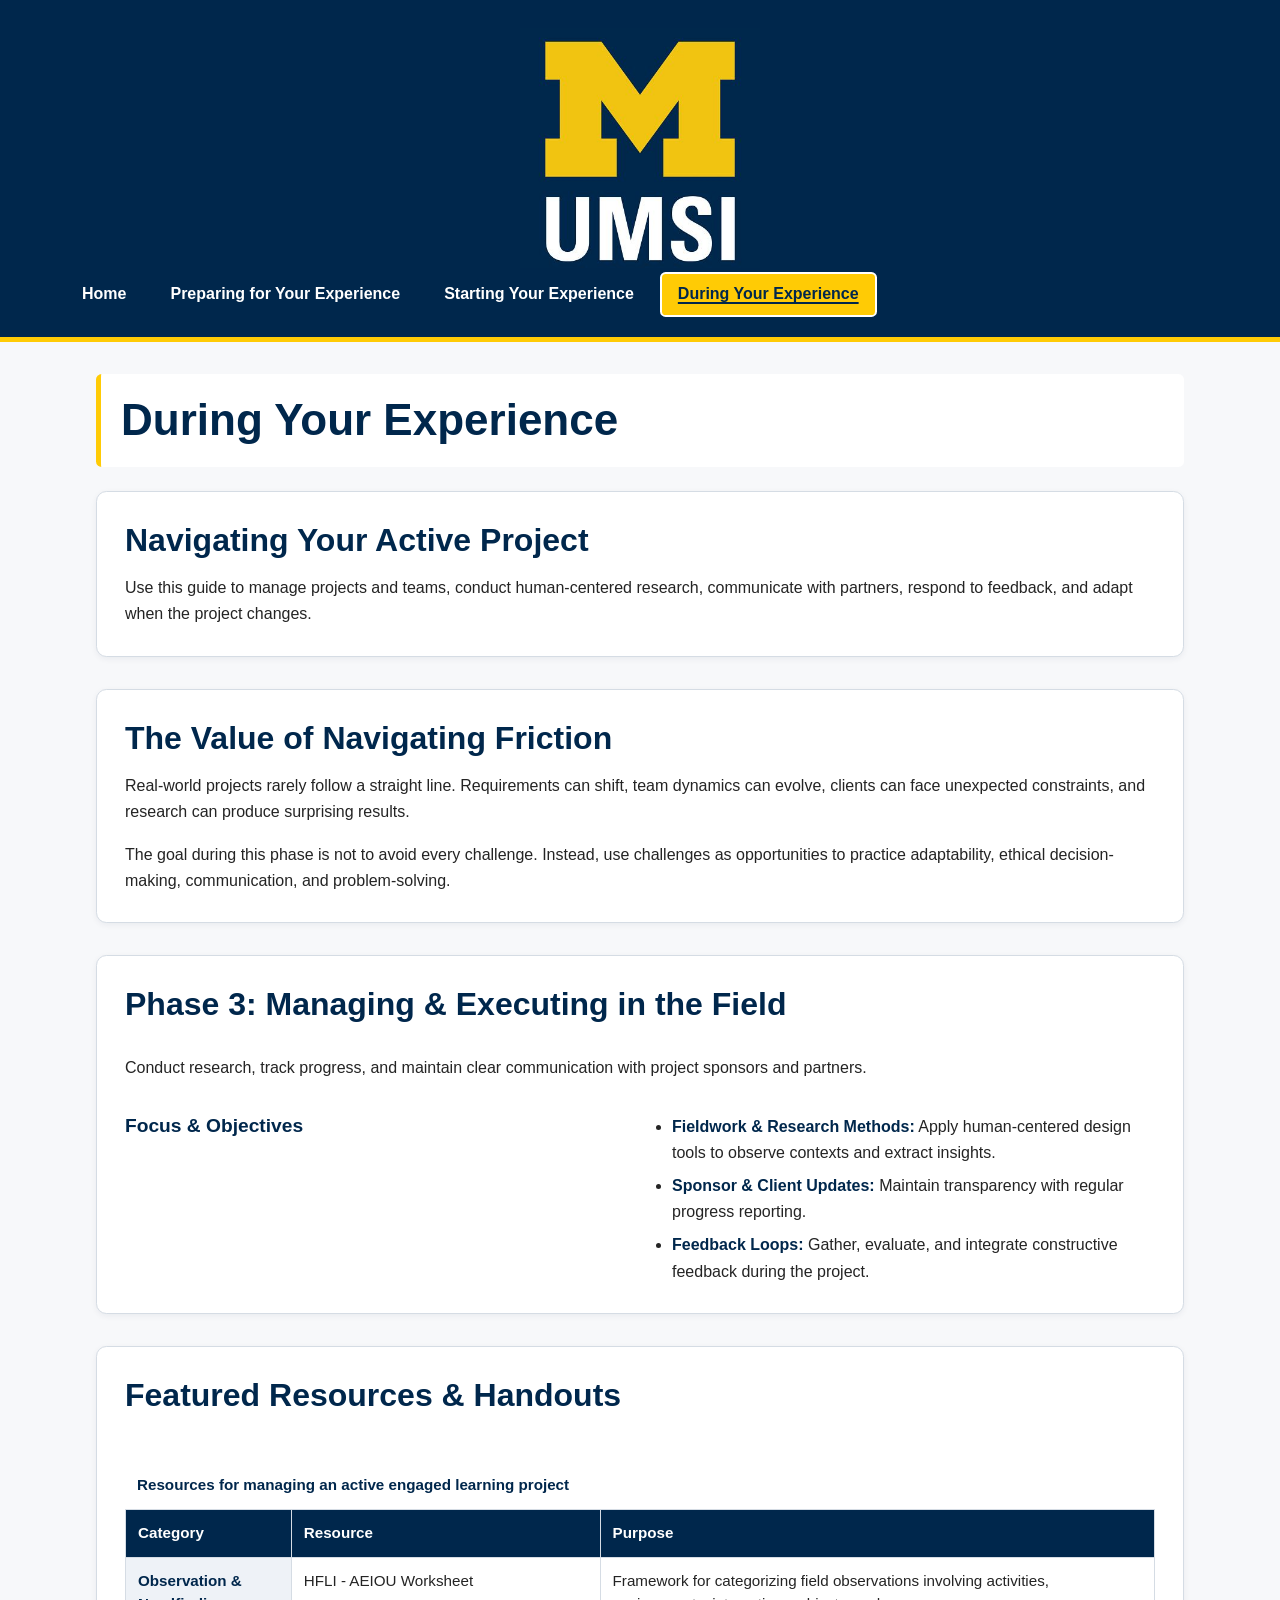
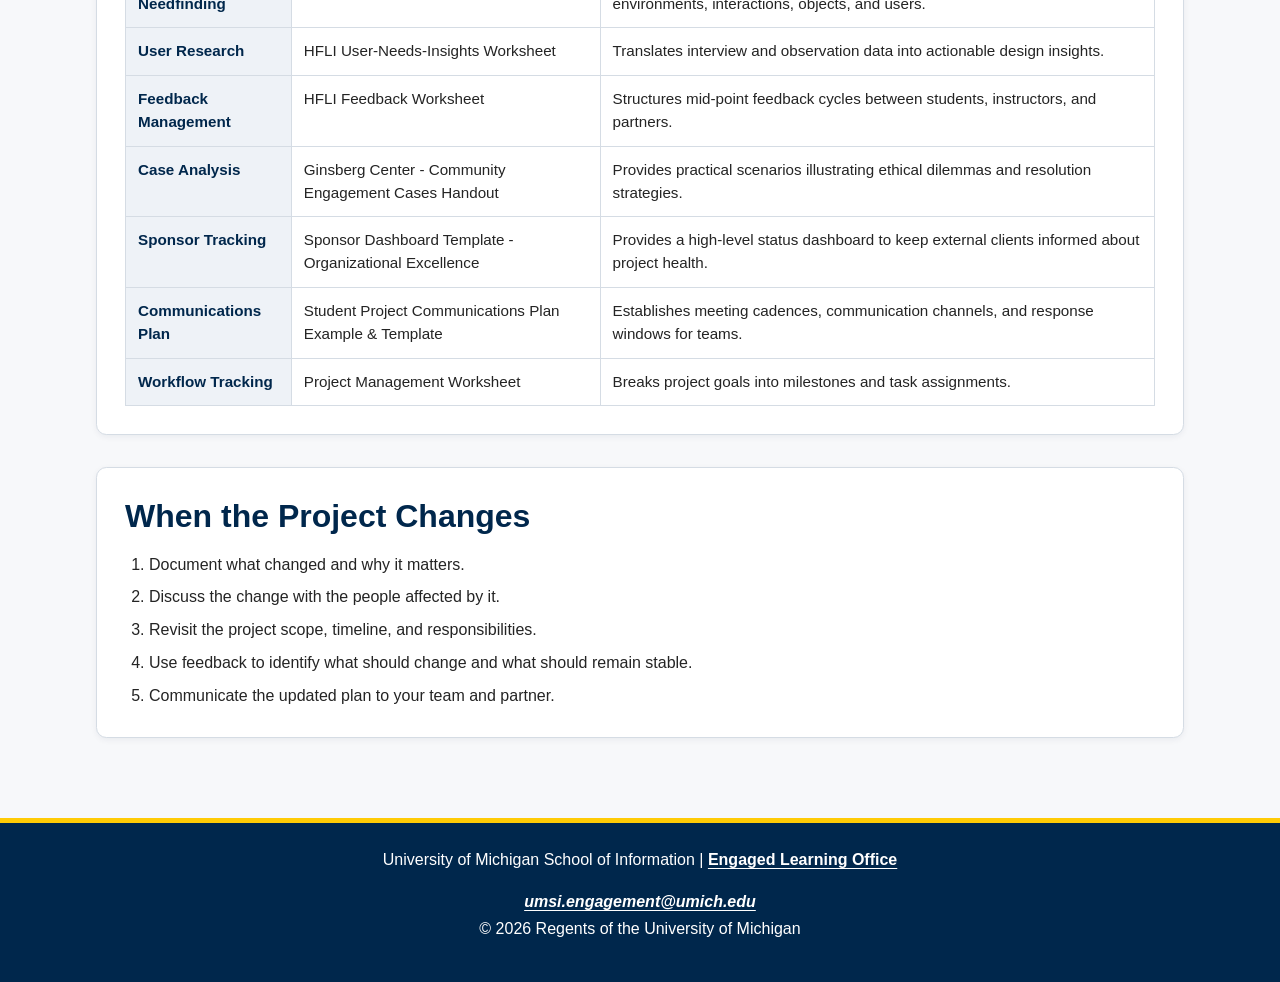
<file: during.html>
<!DOCTYPE html>
<html lang="en">
<head>
    <meta charset="UTF-8">
    <meta name="viewport" content="width=device-width, initial-scale=1.0">
    <title>During Your Experience | UMSI</title>
    <link rel="stylesheet" href="html5reset.css">
    <link rel="stylesheet" href="style.css">
</head>
<body>
    <header>
        <a href="#main">Skip to Main Content</a>
        <img src="images/UMSI_signature_vertical_informal_solidblue.jpg" alt="University of Michigan School of Information logo">

        <nav aria-label="Main navigation">
            <ul>
                <li><a href="index.html">Home</a></li>
                <li><a href="prep.html">Preparing for Your Experience</a></li>
                <li><a href="starting.html">Starting Your Experience</a></li>
                <li><a href="during.html" aria-current="page">During Your Experience</a></li>
            </ul>
        </nav>

    </header>

    <main id="main">
        <h1>During Your Experience</h1>
        <section>
            <h2>Navigating Your Active Project</h2>
            <p>Use this guide to manage projects and teams, conduct human-centered research, communicate with partners, respond to feedback, and adapt when the project changes.</p>
        </section>

        <section>
            <h2>The Value of Navigating Friction</h2>
            <p>Real-world projects rarely follow a straight line. Requirements can shift, team dynamics can evolve, clients can face unexpected constraints, and research can produce surprising results.</p>
            <p>The goal during this phase is not to avoid every challenge. Instead, use challenges as opportunities to practice adaptability, ethical decision-making, communication, and problem-solving.</p>
        </section>

        <section>
            <h2>Phase 3: Managing &amp; Executing in the Field</h2>
            <p>Conduct research, track progress, and maintain clear communication with project sponsors and partners.</p>

            <h3>Focus &amp; Objectives</h3>
            <ul>
                <li><strong>Fieldwork &amp; Research Methods:</strong> Apply human-centered design tools to observe contexts and extract insights.</li>
                <li><strong>Sponsor &amp; Client Updates:</strong> Maintain transparency with regular progress reporting.</li>
                <li><strong>Feedback Loops:</strong> Gather, evaluate, and integrate constructive feedback during the project.</li>
            </ul>
        </section>

        <section>
            <h2>Featured Resources &amp; Handouts</h2>
            <table>
                <caption>Resources for managing an active engaged learning project</caption>
                <thead>
                    <tr>
                        <th scope="col">Category</th>
                        <th scope="col">Resource</th>
                        <th scope="col">Purpose</th>
                    </tr>
                </thead>
                <tbody>
                    <tr>
                        <th scope="row">Observation &amp; Needfinding</th>
                        <td>HFLI - AEIOU Worksheet</td>
                        <td>Framework for categorizing field observations involving activities, environments, interactions, objects, and users.</td>
                    </tr>
                    <tr>
                        <th scope="row">User Research</th>
                        <td>HFLI User-Needs-Insights Worksheet</td>
                        <td>Translates interview and observation data into actionable design insights.</td>
                    </tr>
                    <tr>
                        <th scope="row">Feedback Management</th>
                        <td>HFLI Feedback Worksheet</td>
                        <td>Structures mid-point feedback cycles between students, instructors, and partners.</td>
                    </tr>
                    <tr>
                        <th scope="row">Case Analysis</th>
                        <td>Ginsberg Center - Community Engagement Cases Handout</td>
                        <td>Provides practical scenarios illustrating ethical dilemmas and resolution strategies.</td>
                    </tr>
                    <tr>
                        <th scope="row">Sponsor Tracking</th>
                        <td>Sponsor Dashboard Template - Organizational Excellence</td>
                        <td>Provides a high-level status dashboard to keep external clients informed about project health.</td>
                    </tr>
                    <tr>
                        <th scope="row">Communications Plan</th>
                        <td>Student Project Communications Plan Example &amp; Template</td>
                        <td>Establishes meeting cadences, communication channels, and response windows for teams.</td>
                    </tr>
                    <tr>
                        <th scope="row">Workflow Tracking</th>
                        <td>Project Management Worksheet</td>
                        <td>Breaks project goals into milestones and task assignments.</td>
                    </tr>
                </tbody>
            </table>
        </section>

        <section>
            <h2>When the Project Changes</h2>
            <ol>
                <li>Document what changed and why it matters.</li>
                <li>Discuss the change with the people affected by it.</li>
                <li>Revisit the project scope, timeline, and responsibilities.</li>
                <li>Use feedback to identify what should change and what should remain stable.</li>
                <li>Communicate the updated plan to your team and partner.</li>
            </ol>
        </section>

        <!-- Content based on the ELO Content Document. Additional wording was developed to organize the source material into a student-facing guide. -->
    </main>

    <footer>
        <p>University of Michigan School of Information | <a href="https://www.si.umich.edu/programs/engaged-learning/about-engaged-learning-office">Engaged Learning Office</a></p>
        <address><a href="mailto:umsi.engagement@umich.edu">umsi.engagement@umich.edu</a></address>
        <p>&copy; 2026 Regents of the University of Michigan</p>
    </footer>
</body>
</html>
</file>
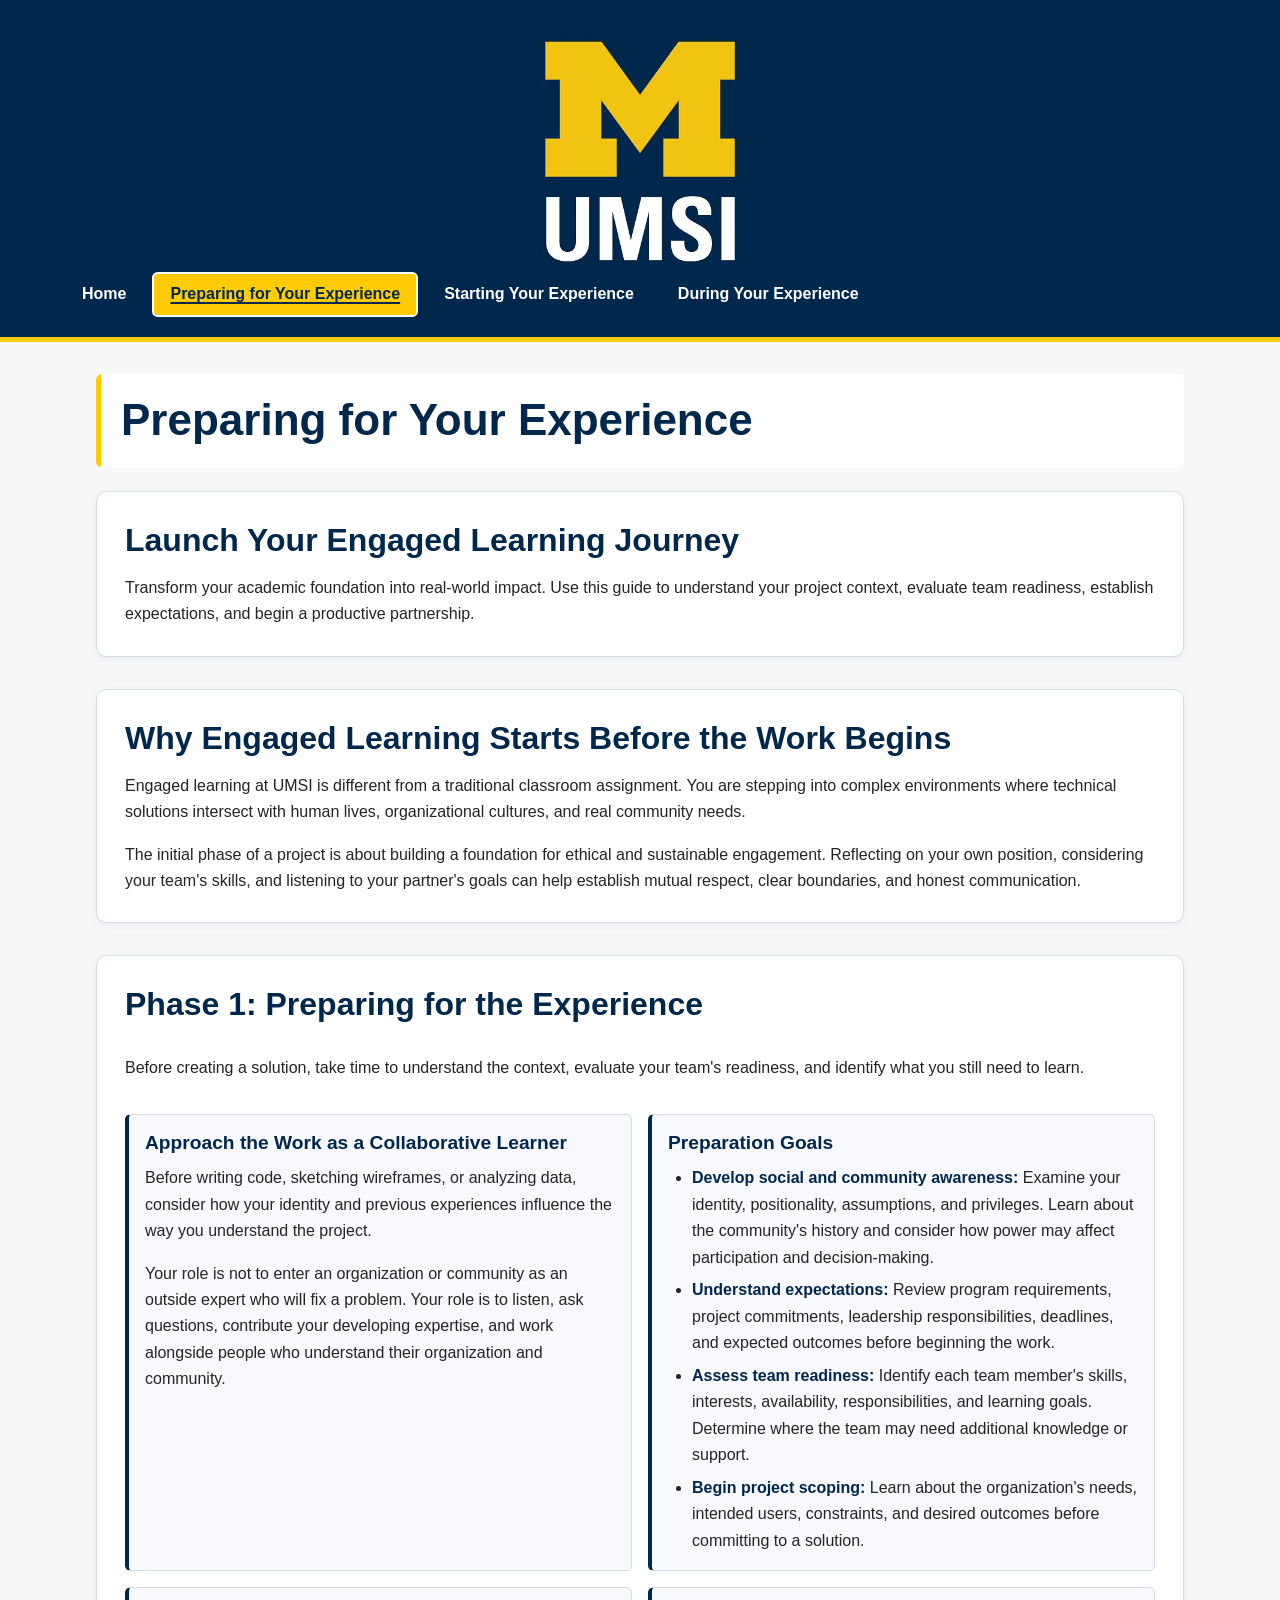
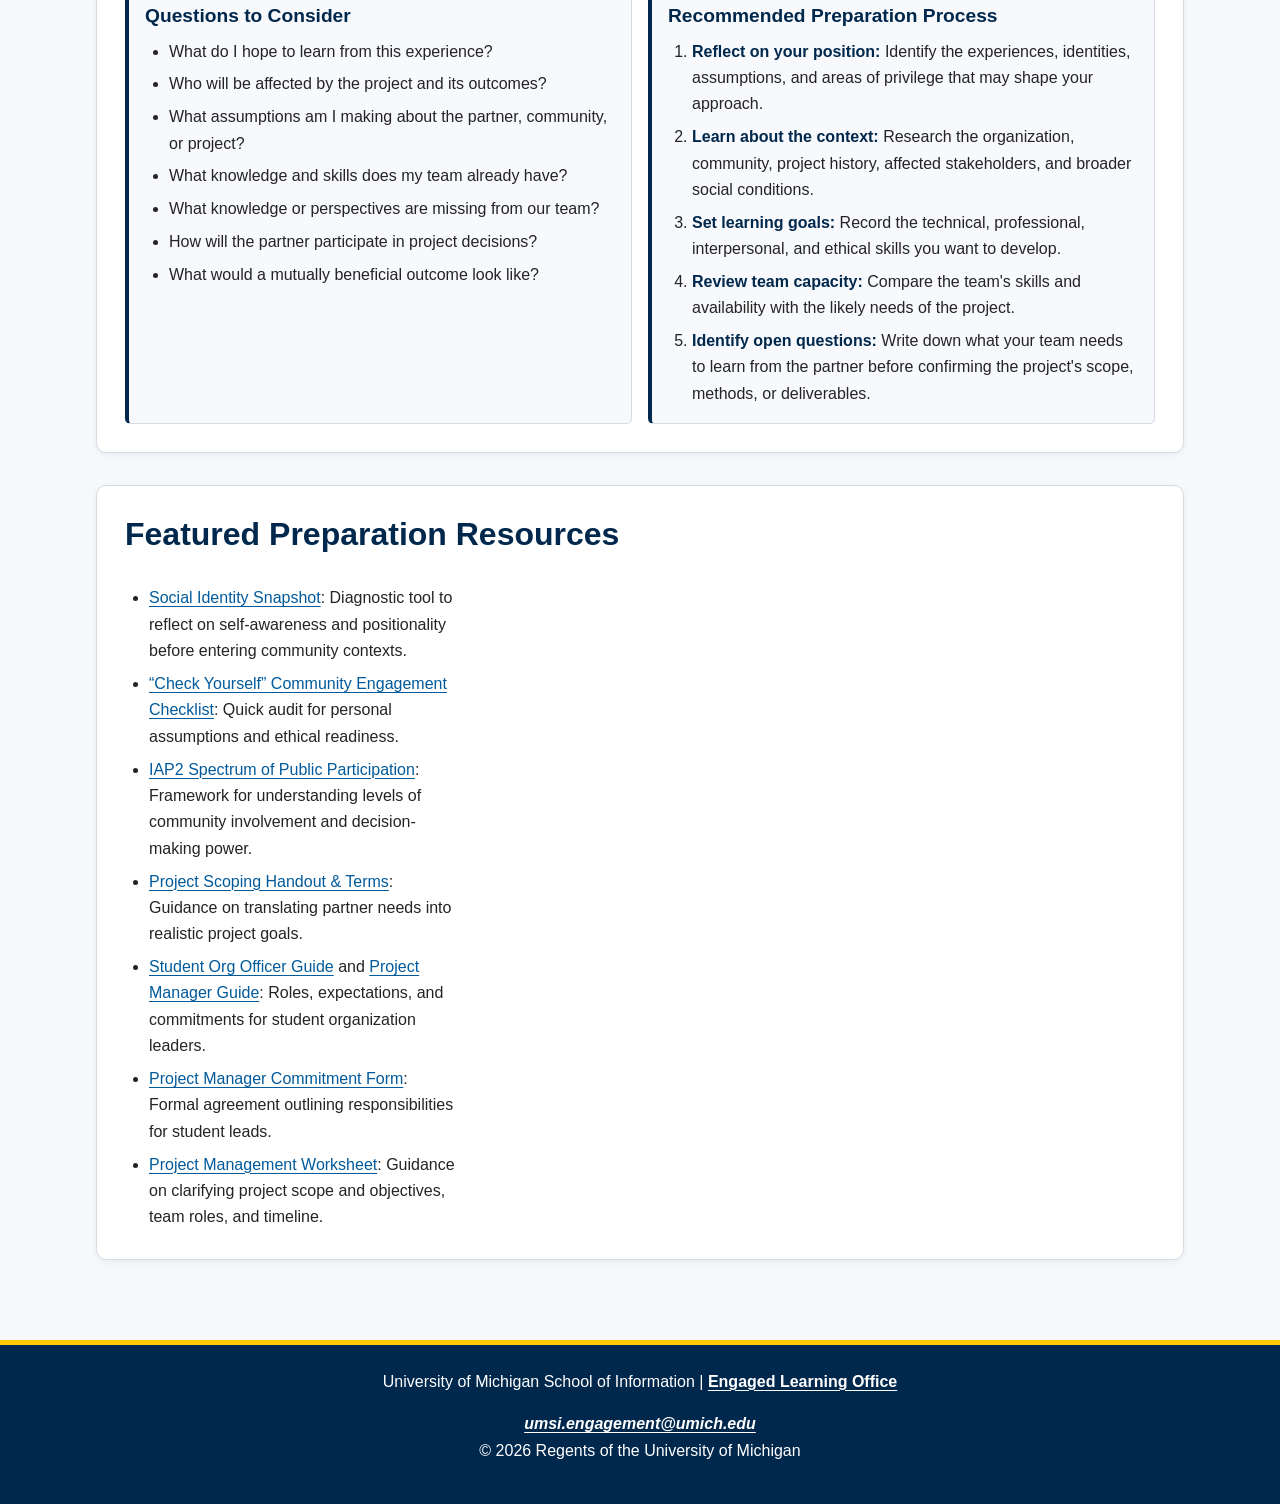
<file: prep.html>
<!DOCTYPE html>
<html lang="en">
<head>
    <meta charset="UTF-8">
    <meta name="viewport" content="width=device-width, initial-scale=1.0">
    <title>Preparing for Your Experience | UMSI</title>
    <link rel="stylesheet" href="html5reset.css">
    <link rel="stylesheet" href="style.css">
</head>
<body>
    <header>
        <a href="#main">Skip to Main Content</a>
        <img src="images/UMSI_signature_vertical_informal_solidblue.jpg" alt="University of Michigan School of Information logo">

        <nav aria-label="Main navigation">
            <ul>
                <li><a href="index.html">Home</a></li>
                <li><a href="prep.html" aria-current="page">Preparing for Your Experience</a></li>
                <li><a href="starting.html">Starting Your Experience</a></li>
                <li><a href="during.html">During Your Experience</a></li>
            </ul>
        </nav>

    </header>

    <main id="main">
         <h1>Preparing for Your Experience</h1>
        <section>
            <h2>Launch Your Engaged Learning Journey</h2>
            <p>Transform your academic foundation into real-world impact. Use this guide to understand your project context, evaluate team readiness, establish expectations, and begin a productive partnership.</p>
        </section>

        <section>
            <h2>Why Engaged Learning Starts Before the Work Begins</h2>
            <p>Engaged learning at UMSI is different from a traditional classroom assignment. You are stepping into complex environments where technical solutions intersect with human lives, organizational cultures, and real community needs.</p>
            <p>The initial phase of a project is about building a foundation for ethical and sustainable engagement. Reflecting on your own position, considering your team's skills, and listening to your partner's goals can help establish mutual respect, clear boundaries, and honest communication.</p>
        </section>

        <section>
            <h2>Phase 1: Preparing for the Experience</h2>
            <p>Before creating a solution, take time to understand the context, evaluate your team's readiness, and identify what you still need to learn.</p>

            <article>
                <h3>Approach the Work as a Collaborative Learner</h3>
                <p>Before writing code, sketching wireframes, or analyzing data, consider how your identity and previous experiences influence the way you understand the project.</p>
                <p>Your role is not to enter an organization or community as an outside expert who will fix a problem. Your role is to listen, ask questions, contribute your developing expertise, and work alongside people who understand their organization and community.</p>
            </article>

            <article>
                <h3>Preparation Goals</h3>
                <ul>
                    <li><strong>Develop social and community awareness:</strong> Examine your identity, positionality, assumptions, and privileges. Learn about the community's history and consider how power may affect participation and decision-making.</li>
                    <li><strong>Understand expectations:</strong> Review program requirements, project commitments, leadership responsibilities, deadlines, and expected outcomes before beginning the work.</li>
                    <li><strong>Assess team readiness:</strong> Identify each team member's skills, interests, availability, responsibilities, and learning goals. Determine where the team may need additional knowledge or support.</li>
                    <li><strong>Begin project scoping:</strong> Learn about the organization's needs, intended users, constraints, and desired outcomes before committing to a solution.</li>
                </ul>
            </article>

            <article>
                <h3>Questions to Consider</h3>
                <ul>
                    <li>What do I hope to learn from this experience?</li>
                    <li>Who will be affected by the project and its outcomes?</li>
                    <li>What assumptions am I making about the partner, community, or project?</li>
                    <li>What knowledge and skills does my team already have?</li>
                    <li>What knowledge or perspectives are missing from our team?</li>
                    <li>How will the partner participate in project decisions?</li>
                    <li>What would a mutually beneficial outcome look like?</li>
                </ul>
            </article>

            <article>
                <h3>Recommended Preparation Process</h3>
                <ol>
                    <li><strong>Reflect on your position:</strong> Identify the experiences, identities, assumptions, and areas of privilege that may shape your approach.</li>
                    <li><strong>Learn about the context:</strong> Research the organization, community, project history, affected stakeholders, and broader social conditions.</li>
                    <li><strong>Set learning goals:</strong> Record the technical, professional, interpersonal, and ethical skills you want to develop.</li>
                    <li><strong>Review team capacity:</strong> Compare the team's skills and availability with the likely needs of the project.</li>
                    <li><strong>Identify open questions:</strong> Write down what your team needs to learn from the partner before confirming the project's scope, methods, or deliverables.</li>
                </ol>
            </article>
        </section>

        <section>
            <h2>Featured Preparation Resources</h2>
            <ul>
                <li><a href="https://sites.lsa.umich.edu/equitable-teaching/social-identity-snapshot">Social Identity Snapshot</a>: Diagnostic tool to reflect on self-awareness and positionality before entering community contexts.</li>
                <li><a href="https://docs.google.com/document/d/1Qt9YeStVwDHjwJhOLAz42JSNQR2lFMurdUtxtdrGkuc/edit?tab=t.0#heading=h.ch0bvccjkrzn">“Check Yourself” Community Engagement Checklist</a>: Quick audit for personal assumptions and ethical readiness.</li>
                <li><a href="https://drive.google.com/file/d/1zc1RNlrDxV51-muOERdDTnINQcquJpOA/view?usp=sharing">IAP2 Spectrum of Public Participation</a>: Framework for understanding levels of community involvement and decision-making power.</li>
                <li><a href="https://docs.google.com/document/d/1TrEDolwmOIlXgYgAP9VvlOGoYOwFfe6KxzZOgZSVYVw/edit?usp=drive_link">Project Scoping Handout &amp; Terms</a>: Guidance on translating partner needs into realistic project goals.</li>
                <li><a href="https://docs.google.com/document/d/1AexsV_JeSd0kRUBbcifZpfBu6y6Zi8Y0iJScp1I3gkM/edit?usp=drive_link">Student Org Officer Guide</a> and <a href="https://docs.google.com/document/u/0/d/1uwOOS0TrXWzcSShj8DUFpckWo0t1UNu_Q7WVbZnLhX0/edit">Project Manager Guide</a>: Roles, expectations, and commitments for student organization leaders.</li>
                <li><a href="https://docs.google.com/document/d/1U4lCNGyWKJ3C2i_VgFqAR45Z4zF1FehuthuqT-M2wdI/edit?usp=drive_link">Project Manager Commitment Form</a>: Formal agreement outlining responsibilities for student leads.</li>
                <li><a href="https://docs.google.com/document/d/1twc-7TYWmb_PNrOBiDI1NuJqJAuhluTICr22GRd_NLc/edit?usp=drive_link">Project Management Worksheet</a>: Guidance on clarifying project scope and objectives, team roles, and timeline.</li>
            </ul>
        </section>

        <!-- Content taken and modified from the ELO Content Document and UMGPT. -->
        <!-- UMGPT. (2026). UMGPT (GPT-5.6 Sol September 7th version) [Large language model]. -->
    </main>

    <footer>
        <p>University of Michigan School of Information | <a href="https://www.si.umich.edu/programs/engaged-learning/about-engaged-learning-office">Engaged Learning Office</a></p>
        <address><a href="mailto:umsi.engagement@umich.edu">umsi.engagement@umich.edu</a></address>
        <p>&copy; 2026 Regents of the University of Michigan</p>
    </footer>
</body>
</html>
</file>
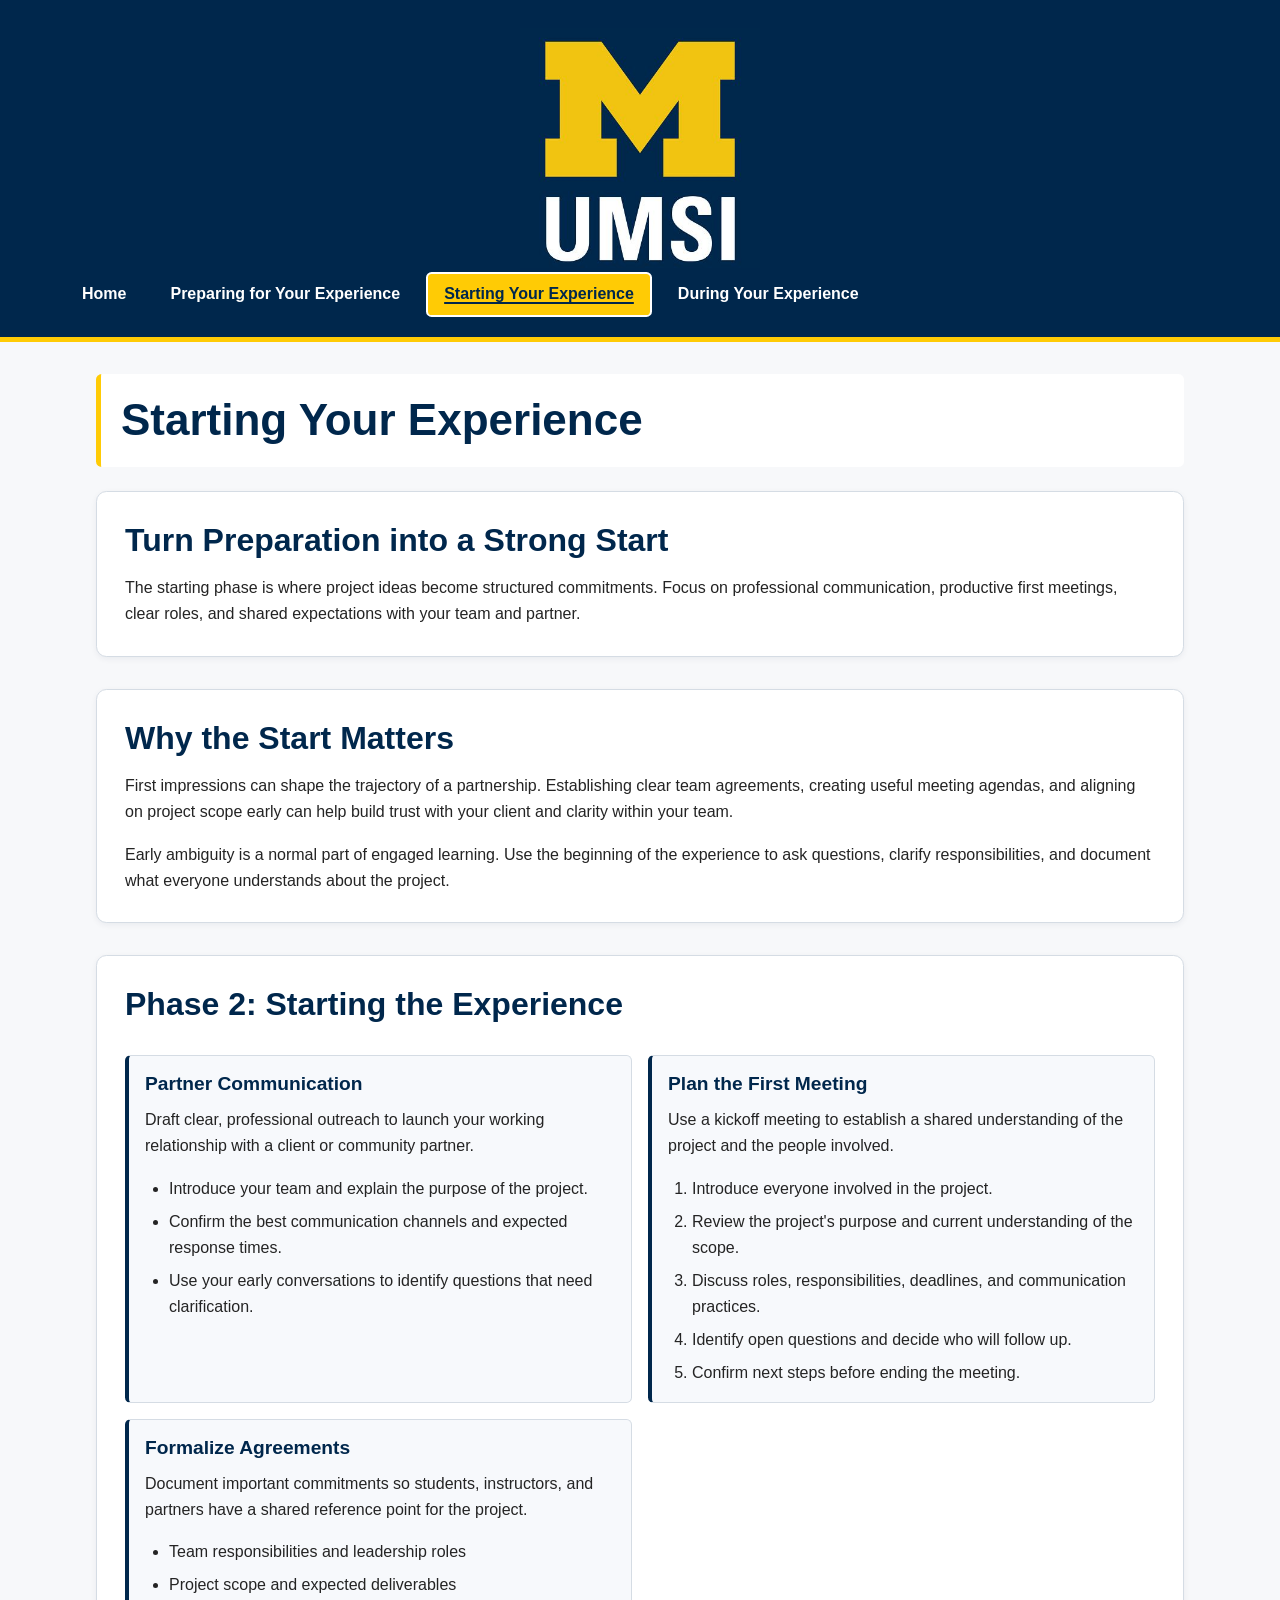
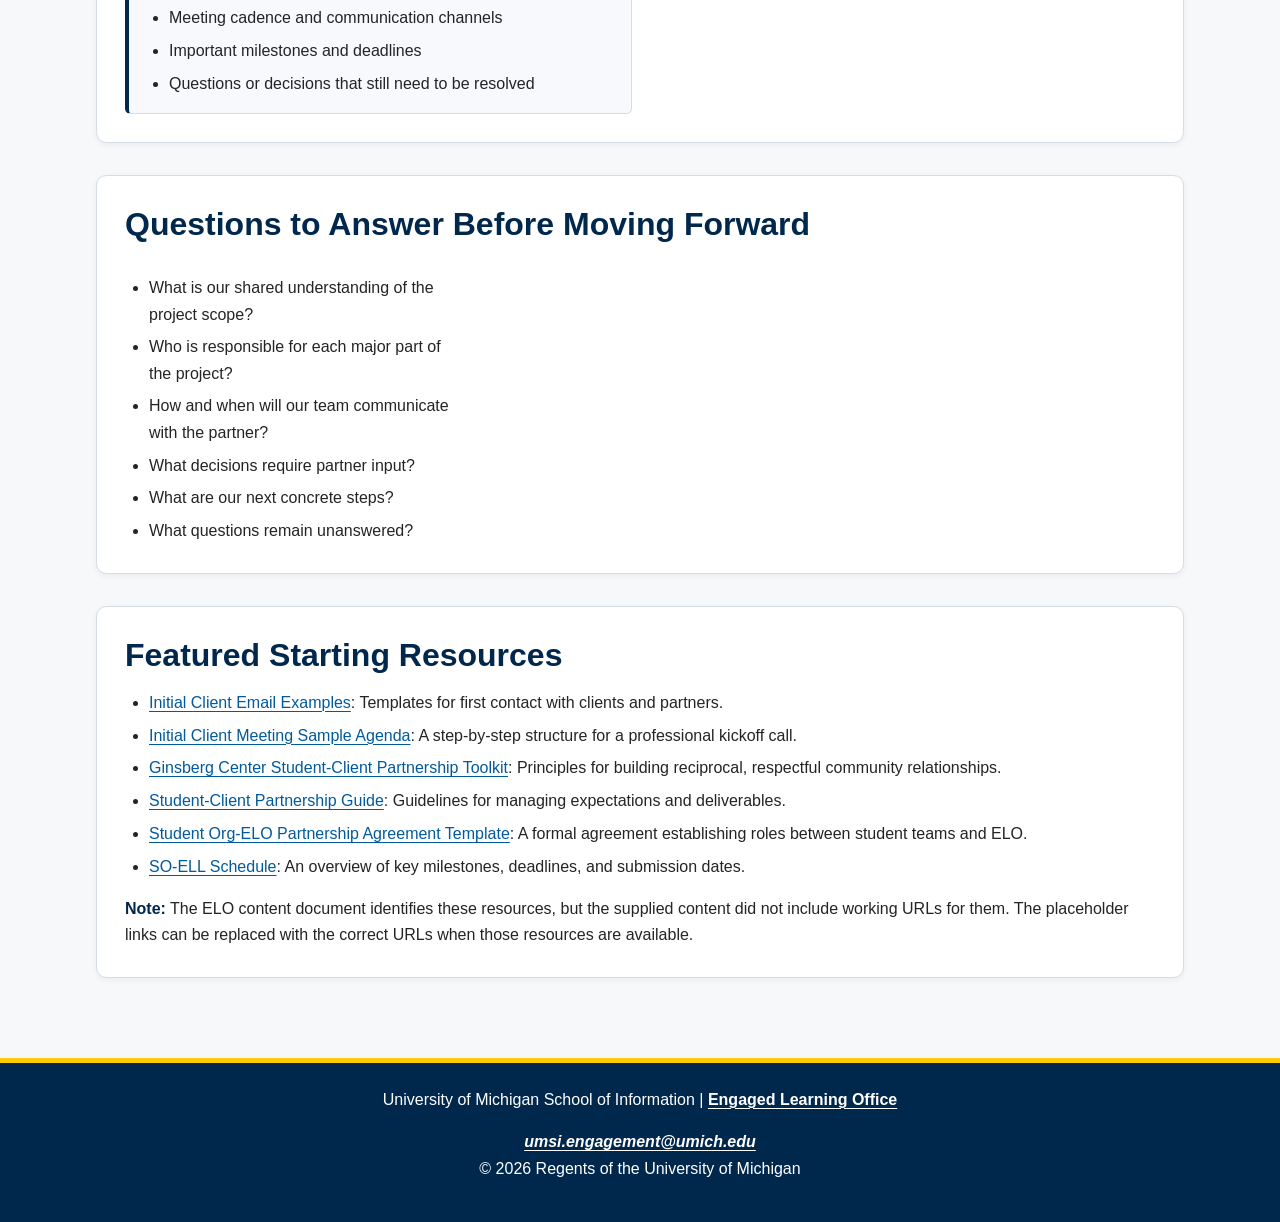
<file: starting.html>
<!DOCTYPE html>
<html lang="en">
<head>
    <meta charset="UTF-8">
    <meta name="viewport" content="width=device-width, initial-scale=1.0">
    <title>Starting Your Experience | UMSI</title>
    <link rel="stylesheet" href="html5reset.css">
    <link rel="stylesheet" href="style.css">
</head>
<body>
    <header>
        <a href="#main">Skip to Main Content</a>
        <img src="images/UMSI_signature_vertical_informal_solidblue.jpg" alt="University of Michigan School of Information logo">

        <nav aria-label="Main navigation">
            <ul>
                <li><a href="index.html">Home</a></li>
                <li><a href="prep.html">Preparing for Your Experience</a></li>
                <li><a href="starting.html" aria-current="page">Starting Your Experience</a></li>
                <li><a href="during.html">During Your Experience</a></li>
            </ul>
        </nav>

    </header>

    <main id="main">
        <h1>Starting Your Experience</h1>
        <section>
            <h2>Turn Preparation into a Strong Start</h2>
            <p>The starting phase is where project ideas become structured commitments. Focus on professional communication, productive first meetings, clear roles, and shared expectations with your team and partner.</p>
        </section>

        <section>
            <h2>Why the Start Matters</h2>
            <p>First impressions can shape the trajectory of a partnership. Establishing clear team agreements, creating useful meeting agendas, and aligning on project scope early can help build trust with your client and clarity within your team.</p>
            <p>Early ambiguity is a normal part of engaged learning. Use the beginning of the experience to ask questions, clarify responsibilities, and document what everyone understands about the project.</p>
        </section>

        <section>
            <h2>Phase 2: Starting the Experience</h2>

            <article>
                <h3>Partner Communication</h3>
                <p>Draft clear, professional outreach to launch your working relationship with a client or community partner.</p>
                <ul>
                    <li>Introduce your team and explain the purpose of the project.</li>
                    <li>Confirm the best communication channels and expected response times.</li>
                    <li>Use your early conversations to identify questions that need clarification.</li>
                </ul>
            </article>

            <article>
                <h3>Plan the First Meeting</h3>
                <p>Use a kickoff meeting to establish a shared understanding of the project and the people involved.</p>
                <ol>
                    <li>Introduce everyone involved in the project.</li>
                    <li>Review the project's purpose and current understanding of the scope.</li>
                    <li>Discuss roles, responsibilities, deadlines, and communication practices.</li>
                    <li>Identify open questions and decide who will follow up.</li>
                    <li>Confirm next steps before ending the meeting.</li>
                </ol>
            </article>

            <article>
                <h3>Formalize Agreements</h3>
                <p>Document important commitments so students, instructors, and partners have a shared reference point for the project.</p>
                <ul>
                    <li>Team responsibilities and leadership roles</li>
                    <li>Project scope and expected deliverables</li>
                    <li>Meeting cadence and communication channels</li>
                    <li>Important milestones and deadlines</li>
                    <li>Questions or decisions that still need to be resolved</li>
                </ul>
            </article>
        </section>

        <section>
            <h2>Questions to Answer Before Moving Forward</h2>
            <ul>
                <li>What is our shared understanding of the project scope?</li>
                <li>Who is responsible for each major part of the project?</li>
                <li>How and when will our team communicate with the partner?</li>
                <li>What decisions require partner input?</li>
                <li>What are our next concrete steps?</li>
                <li>What questions remain unanswered?</li>
            </ul>
        </section>

        <section>
            <h2>Featured Starting Resources</h2>
            <ul>
                <li><a href="#">Initial Client Email Examples</a>: Templates for first contact with clients and partners.</li>
                <li><a href="#">Initial Client Meeting Sample Agenda</a>: A step-by-step structure for a professional kickoff call.</li>
                <li><a href="#">Ginsberg Center Student-Client Partnership Toolkit</a>: Principles for building reciprocal, respectful community relationships.</li>
                <li><a href="#">Student-Client Partnership Guide</a>: Guidelines for managing expectations and deliverables.</li>
                <li><a href="#">Student Org-ELO Partnership Agreement Template</a>: A formal agreement establishing roles between student teams and ELO.</li>
                <li><a href="#">SO-ELL Schedule</a>: An overview of key milestones, deadlines, and submission dates.</li>
            </ul>
            <p><strong>Note:</strong> The ELO content document identifies these resources, but the supplied content did not include working URLs for them. The placeholder links can be replaced with the correct URLs when those resources are available.</p>
        </section>

        <!-- Content based on the ELO Content Document. Additional wording was developed to organize the material into a student-facing guide. -->
    </main>

    <footer>
        <p>University of Michigan School of Information | <a href="https://www.si.umich.edu/programs/engaged-learning/about-engaged-learning-office">Engaged Learning Office</a></p>
        <address><a href="mailto:umsi.engagement@umich.edu">umsi.engagement@umich.edu</a></address>
        <p>&copy; 2026 Regents of the University of Michigan</p>
    </footer>
</body>
</html>
</file>
<file: style.css>
/*
  style.css
  SI 539 - UMSI Engaged Learning Office mobile website

  Design direction follows University of Michigan brand colors
  and prioritizes mobile usability, accessibility, and readability.
*/

/* ---------------------------------
   1. Brand colors and global styles
---------------------------------- */

:root {
  --um-blue: #00274c;
  --um-maize: #ffcb05;
  --text-color: #242424;
  --muted-color: #555555;
  --page-background: #f7f8fa;
  --surface-color: #ffffff;
  --border-color: #d5dce4;
  --link-color: #005a9c;
  --focus-color: #b45309;
  --content-width: 72rem;
  --page-padding: 1rem;
  --section-gap: 1.5rem;
}

body {
  display: flex;
  flex-direction: column;
  color: var(--text-color);
  background: var(--page-background);
  font-family: Arial, Helvetica, sans-serif;
  font-size: 1rem;
  line-height: 1.65;
}

a {
  color: var(--link-color);
  text-decoration-thickness: 0.08em;
  text-underline-offset: 0.18em;
}

a:hover {
  text-decoration-thickness: 0.14em;
}

a:focus-visible,
button:focus-visible,
input:focus-visible,
textarea:focus-visible,
select:focus-visible {
  outline: 3px solid var(--focus-color);
  outline-offset: 4px;
}

p {
  margin-block: 0 1rem;
}

ul,
ol {
  margin-block: 0 1rem;
}

li + li {
  margin-top: 0.4rem;
}

strong {
  color: var(--um-blue);
}

/* ---------------------------------
   2. Skip link
---------------------------------- */

header > a[href="#main"] {
  position: absolute;
  top: 0.5rem;
  left: 0.5rem;
  z-index: 1000;
  padding: 0.75rem 1rem;
  color: var(--um-blue);
  background: var(--um-maize);
  border: 2px solid var(--um-blue);
  border-radius: 0.25rem;
  font-weight: 700;
  transform: translateY(-160%);
}

header > a[href="#main"]:focus {
  transform: translateY(0);
}

/* ---------------------------------
   3. Header and UMSI logo
---------------------------------- */

header {
  display: flex;
  flex-direction: column;
  align-items: center;
  gap: 0.25rem;
  padding: 0.75rem var(--page-padding) 1.25rem;
  color: #ffffff;
  background: var(--um-blue);
  border-bottom: 0.35rem solid var(--um-maize);
}


header > img {
  width: min(100%, 6rem);
  height: auto;
  object-fit: contain;
  background: #ffffff;
}


header h1 {
  width: 100%;
  max-width: var(--content-width);
  margin-top: 1rem;
  padding-top: 1rem;
  color: #ffffff;
  border-top: 1px solid rgb(255 255 255 / 30%);
  font-size: clamp(1.65rem, 5.5vw, 3rem);
  line-height: 1.2;
  text-align: center;
}



/* ---------------------------------
   4. Main navigation
---------------------------------- */

nav {
  width: 100%;
  max-width: var(--content-width);
}


nav ul {
  display: flex;
  flex-direction: column;
  gap: 0.15rem;
  margin: 0;
  padding: 0;
  list-style: none;
}

nav li {
  margin: 0;
}



nav a {
  display: block;
  min-height: 44px;
  padding: 0.45rem 0.8rem;
  color: #ffffff;
  background: transparent;
  border: 2px solid transparent;
  border-radius: 0.35rem;
  font-weight: 700;
  text-align: center;
  text-decoration: none;
}

nav a:hover {
  color: var(--um-blue);
  background: var(--um-maize);
}

nav a[aria-current="page"] {
  color: var(--um-blue);
  background: var(--um-maize);
  border: 2px solid #ffffff;
  text-decoration: underline;
  text-decoration-thickness: 0.15em;
  text-underline-offset: 0.2em;
}


/* ---------------------------------
   5. Main content
---------------------------------- */

main {
  flex: 1;
  width: 100%;
  max-width: var(--content-width);
  margin-inline: auto;
  padding: 1.5rem var(--page-padding) 3rem;
}

main > section {
  margin-bottom: var(--section-gap);
  padding: 1.25rem;
  background: var(--surface-color);
  border: 1px solid var(--border-color);
  border-radius: 0.65rem;
  box-shadow: 0 2px 6px rgb(0 39 76 / 6%);
}

main > h1 {
  margin: 0 0 1.5rem;
  padding: 1.25rem;
  color: var(--um-blue);
  background: var(--surface-color);
  border-left: 0.35rem solid var(--um-maize);
  border-radius: 0.35rem;
  font-size: clamp(1.8rem, 6vw, 2.75rem);
  line-height: 1.2;
  text-align: left;
}

h2,
h3 {
  color: var(--um-blue);
  line-height: 1.3;
  text-wrap: balance;
}

h2 {
  margin-bottom: 0.85rem;
  font-size: clamp(1.4rem, 4.5vw, 2rem);
}

h3 {
  margin-bottom: 0.6rem;
  font-size: 1.2rem;
}

main > section > :last-child,
main article > :last-child {
  margin-bottom: 0;
}

/* ---------------------------------
   6. Article cards and resource lists
---------------------------------- */

main article {
  min-width: 0;
  margin-block: 1rem;
  padding: 1rem;
  background: #f7f9fc;
  border: 1px solid var(--border-color);
  border-left: 0.3rem solid var(--um-blue);
  border-radius: 0.35rem;
}

main article p:last-child {
  margin-bottom: 0;
}

main article a,
main li a {
  overflow-wrap: anywhere;
}

main article a {
  font-weight: 700;
}

main article a:hover,
main li a:hover {
  color: var(--um-blue);
}

/* ---------------------------------
   7. Images and embedded video
---------------------------------- */

main img {
  width: 100%;
  height: auto;
  margin-block: 1rem;
  border-radius: 0.4rem;
}

main iframe {
  display: block;
  width: 100%;
  max-width: 100%;
  aspect-ratio: 16 / 9;
  height: auto;
  margin-block: 1.25rem;
  border: 0;
  border-radius: 0.4rem;
}

/* ---------------------------------
   8. Tables
---------------------------------- */

main table {
  width: 100%;
  margin-block: 1rem;
  background: #ffffff;
  border-collapse: collapse;
  font-size: 0.95rem;
  line-height: 1.5;
}

main caption {
  padding: 0.75rem;
  color: var(--um-blue);
  font-weight: 700;
  text-align: left;
}

main th,
main td {
  padding: 0.75rem;
  border: 1px solid var(--border-color);
  text-align: left;
  vertical-align: top;
  overflow-wrap: anywhere;
}

main thead th {
  color: #ffffff;
  background: var(--um-blue);
}

main tbody th {
  color: var(--um-blue);
  background: #eef2f7;
}



/* ---------------------------------
   9. Footer
---------------------------------- */

footer {
  padding: 1.5rem var(--page-padding);
  color: #ffffff;
  background: var(--um-blue);
  border-top: 0.35rem solid var(--um-maize);
  text-align: center;
}

footer a {
  color: #ffffff;
  font-weight: 700;
}

footer a:hover {
  color: var(--um-maize);
}

/* ---------------------------------
   10. Larger-screen enhancements
---------------------------------- */

/*
  Mobile styles are the default above.
  These rules only enhance the layout on wider screens.
*/

@media (min-width: 40rem) {
  :root {
    --page-padding: 1.5rem;
    --section-gap: 2rem;
  }

  header {
    padding-top: 1.75rem;
  }

  header > img {
    width: min(100%, 15rem);
  }

  nav ul {
    flex-direction: row;
    flex-wrap: wrap;
    justify-content: center;
    gap: 0.5rem;
  }

  nav li {
    flex: 1 1 auto;
  }

  nav a {
    height: 100%;
  }

  main {
    padding-top: 2rem;
  }

  main > section {
    padding: 1.75rem;
  }

  /*
    Grid layout for page sections containing articles.
    Headings and introductory paragraphs span the full row.
    Articles form a two-column card layout on larger screens.
  */

  main > section:nth-of-type(3),
  main > section:nth-of-type(4) {
    display: grid;
    grid-template-columns: repeat(2, minmax(0, 1fr));
    gap: 1rem;
    align-content: start;
  }

  main > section:nth-of-type(3) > h2,
  main > section:nth-of-type(3) > p,
  main > section:nth-of-type(4) > h2,
  main > section:nth-of-type(4) > p,
  main > section:nth-of-type(3) > table,
  main > section:nth-of-type(4) > table {
    grid-column: 1 / -1;
  }

  main > section:nth-of-type(3) > article,
  main > section:nth-of-type(4) > article {
    margin: 0;
  }
}

@media (min-width: 60rem) {
  header {
    padding-inline: 2rem;
  }

  header h1 {
    text-align: left;
  }

  nav ul {
    justify-content: flex-start;
  }

  nav li {
    flex: 0 1 auto;
  }

  nav a {
    padding-inline: 1rem;
  }

  main {
    padding-inline: 2rem;
  }

  /*
    Featured programs and article collections can use
    three columns on larger desktop screens.
  */

  main > section:nth-of-type(4) {
    grid-template-columns: repeat(3, minmax(0, 1fr));
  }

  main > section:nth-of-type(4) > h2,
  main > section:nth-of-type(4) > p,
  main > section:nth-of-type(4) > table {
    grid-column: 1 / -1;
  }
}

/* ---------------------------------
   11. Reduced motion accessibility
---------------------------------- */

@media (prefers-reduced-motion: reduce) {
  *,
  *::before,
  *::after {
    scroll-behavior: auto;
    animation: none;
    transition: none;
  }
}


/* Mobile-friendly resource table */
@media (max-width: 39.999rem) {
  main table,
  main thead,
  main tbody,
  main tr,
  main th,
  main td {
    display: block;
    width: 100%;
  }

  /* Keep the caption visible above the resource cards */
  main caption {
    display: block;
    padding: 0.75rem 0;
  }

  /* Hide the column headings visually on mobile.
     The table's semantic headings remain in the HTML. */
  main thead {
    position: absolute;
    width: 1px;
    height: 1px;
    padding: 0;
    margin: -1px;
    overflow: hidden;
    clip: rect(0, 0, 0, 0);
    white-space: nowrap;
    border: 0;
  }

  /* Display each row as a separate card */
  main tbody tr {
    margin-bottom: 1rem;
    border: 1px solid var(--border-color);
    border-radius: 0.4rem;
    overflow: hidden;
  }

  main tbody th,
  main tbody td {
    padding: 0.75rem;
    border: 0;
    border-bottom: 1px solid var(--border-color);
    text-align: left;
    overflow-wrap: anywhere;
  }

  /* Make the resource category easy to identify */
  main tbody th {
    color: var(--um-blue);
    background: #eef2f7;
    font-weight: 700;
  }

  /* Remove the divider after the last cell */
  main tbody tr > :last-child {
    border-bottom: 0;
  }
}
</file>
